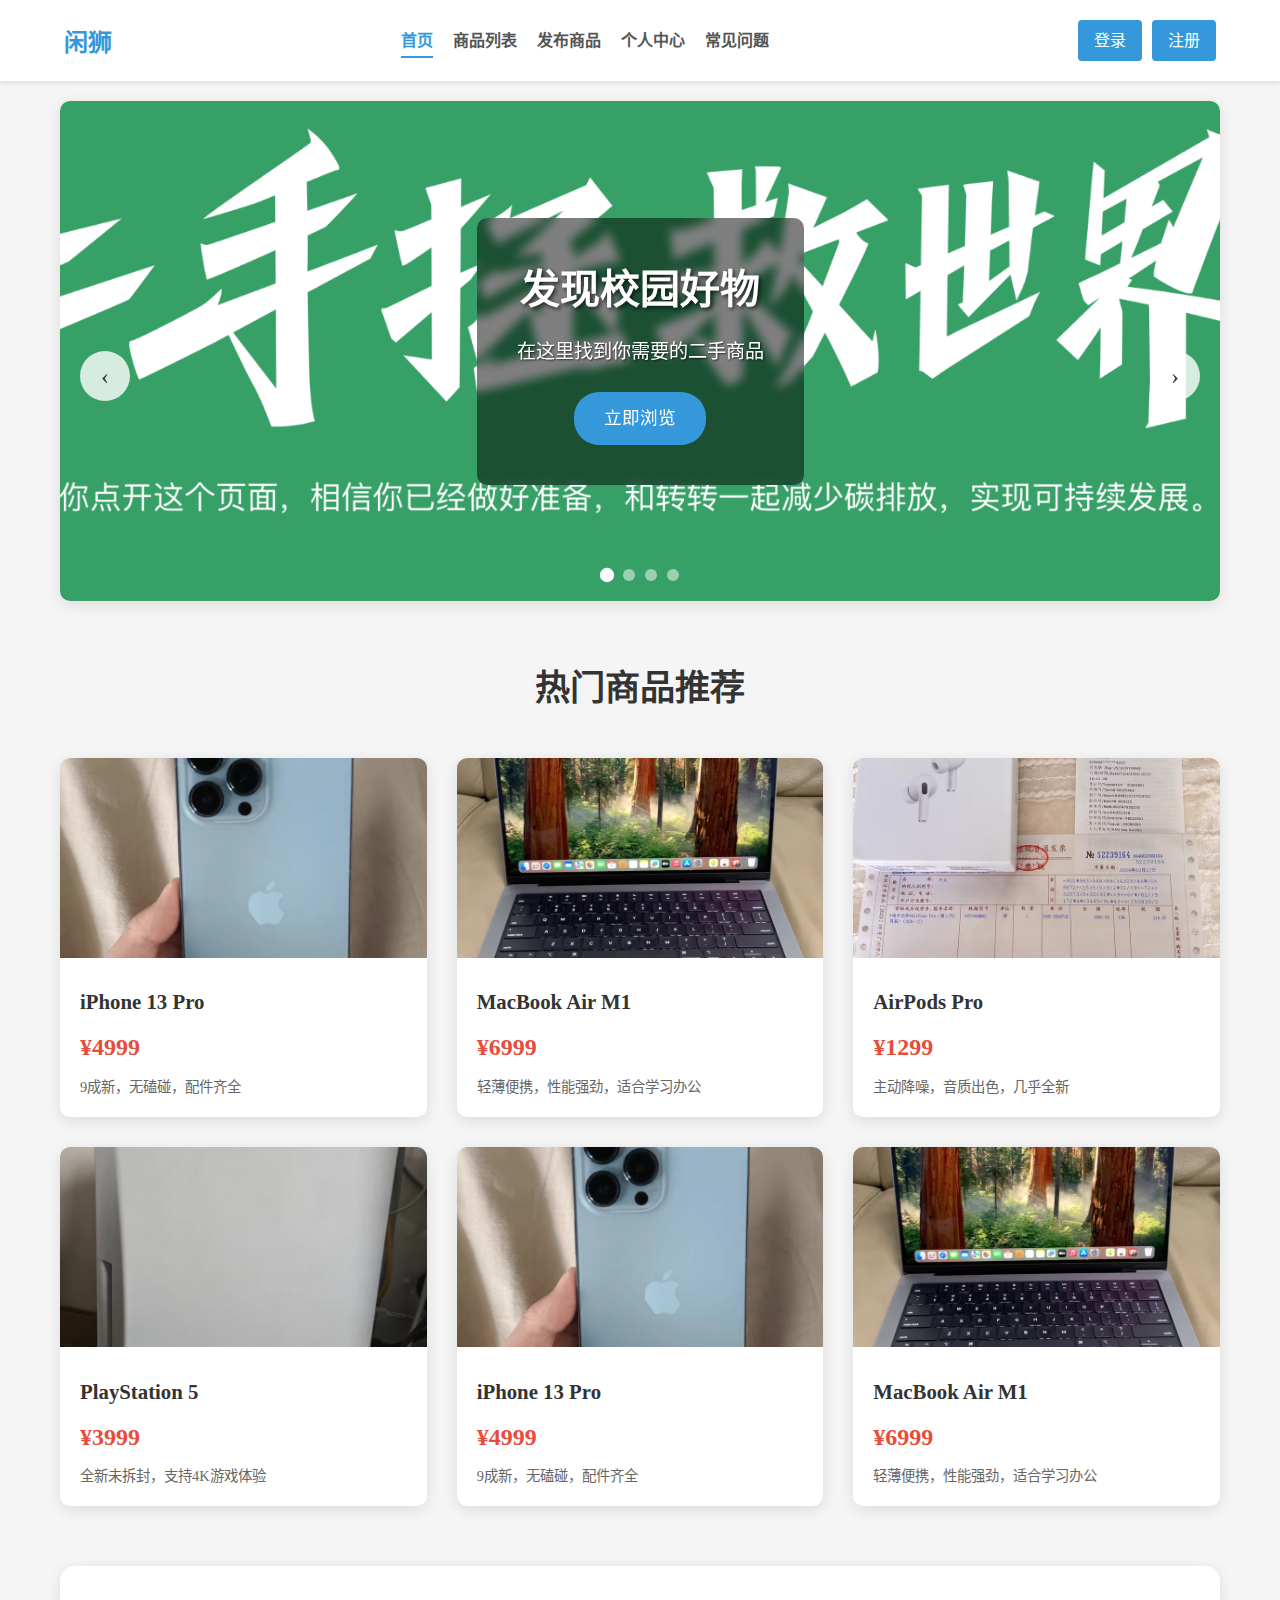
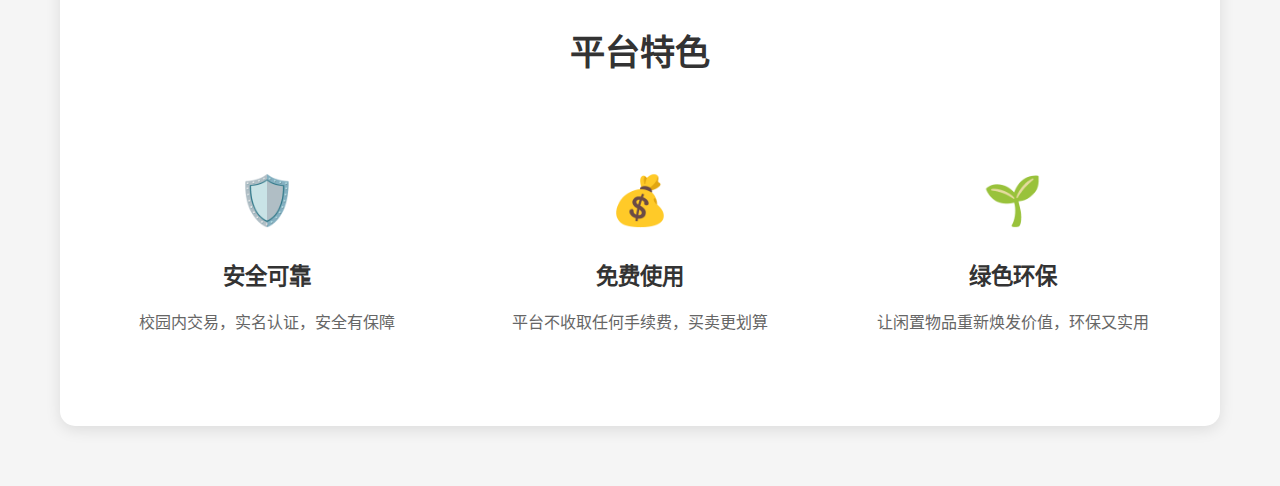
<file: web期末/index.html>
<!DOCTYPE html>
<html lang="zh-CN">
<head>
    <meta charset="UTF-8">
    <meta name="viewport" content="width=device-width, initial-scale=1.0">
    <title>校园二手交易平台</title>
    <link rel="icon" type="image/svg+xml" href="favicon.svg">
    <link rel="stylesheet" href="css/style.css">
    <link rel="stylesheet" href="css/carousel.css">
</head>
<body>
    <header>
        <div class="logo">
            <h1><a href="index.html">闲狮</a></h1>
        </div>
        <nav>
            <ul>
                <li><a href="index.html">首页</a></li>
                <li><a href="item.html">商品列表</a></li>
                <li><a href="publish.html">发布商品</a></li>
                <li><a href="personal.html">个人中心</a></li>
                <li><a href="question.html">常见问题</a></li>
            </ul>
        </nav>
        <div class="lar user-actions">
            <a href="login.html" class="btn">登录</a>
            <a href="register.html" class="btn">注册</a>
        </div> 
    </header>
    <main>
        <!-- 轮播图 -->
        <div class="carousel-container">
            <div class="carousel">
                <div class="carousel-slide active">
                    <img src="img/轮播图1 .png" alt="校园二手交易">
                    <div class="carousel-content">
                        <h2>发现校园好物</h2>
                        <p>在这里找到你需要的二手商品</p>
                        <a href="item.html" class="btn">立即浏览</a>
                    </div>
                </div>
                <div class="carousel-slide">
                    <img src="img/轮播图3.png" alt="发布商品">
                    <div class="carousel-content">
                        <h2>轻松发布闲置</h2>
                        <p>让你的闲置物品找到新主人</p>
                        <a href="publish.html" class="btn">发布商品</a>
                    </div>
                </div>
                <div class="carousel-slide">
                    <img src="img/轮播图2.png" alt="安全交易">
                    <div class="carousel-content">
                        <h2>安全可靠交易</h2>
                        <p>校园内面对面交易，安全有保障</p>
                        <a href="question.html" class="btn">了解更多</a>
                    </div>
                </div>
                <div class="carousel-slide">
                    <img src="img/轮播图4.png" alt="加入我们">
                    <div class="carousel-content">
                        <h2>加入闲狮社区</h2>
                        <p>与同学们一起分享闲置好物</p>
                        <a href="register.html" class="btn">立即注册</a>
                    </div>
                </div>
            </div>
            <div class="carousel-nav">
                <button class="carousel-prev">‹</button>
                <button class="carousel-next">›</button>
            </div>
            <div class="carousel-indicators">
                <span class="indicator active" data-slide="0"></span>
                <span class="indicator" data-slide="1"></span>
                <span class="indicator" data-slide="2"></span>
                <span class="indicator" data-slide="3"></span>
            </div>
        </div>

        <!-- 热门商品推荐 -->
        <section class="featured-products">
            <h2>热门商品推荐</h2>
            <div class="products-grid" id="featuredProducts">
            </div>
        </section>

        <!-- 平台特色 -->
        <section class="features">
            <h2>平台特色</h2>
            <div class="features-grid">
                <div class="feature-item">
                    <div class="feature-icon">🛡️</div>
                    <h3>安全可靠</h3>
                    <p>校园内交易，实名认证，安全有保障</p>
                </div>
                <div class="feature-item">
                    <div class="feature-icon">💰</div>
                    <h3>免费使用</h3>
                    <p>平台不收取任何手续费，买卖更划算</p>
                </div>
                <div class="feature-item">
                    <div class="feature-icon">🌱</div>
                    <h3>绿色环保</h3>
                    <p>让闲置物品重新焕发价值，环保又实用</p>
                </div>
            </div>
        </section>
    </main>
    <script src="js/nav.js"></script>
    <script src="js/script.js"></script>
    <script src="js/carousel.js"></script>
</body>
</html>
</file>
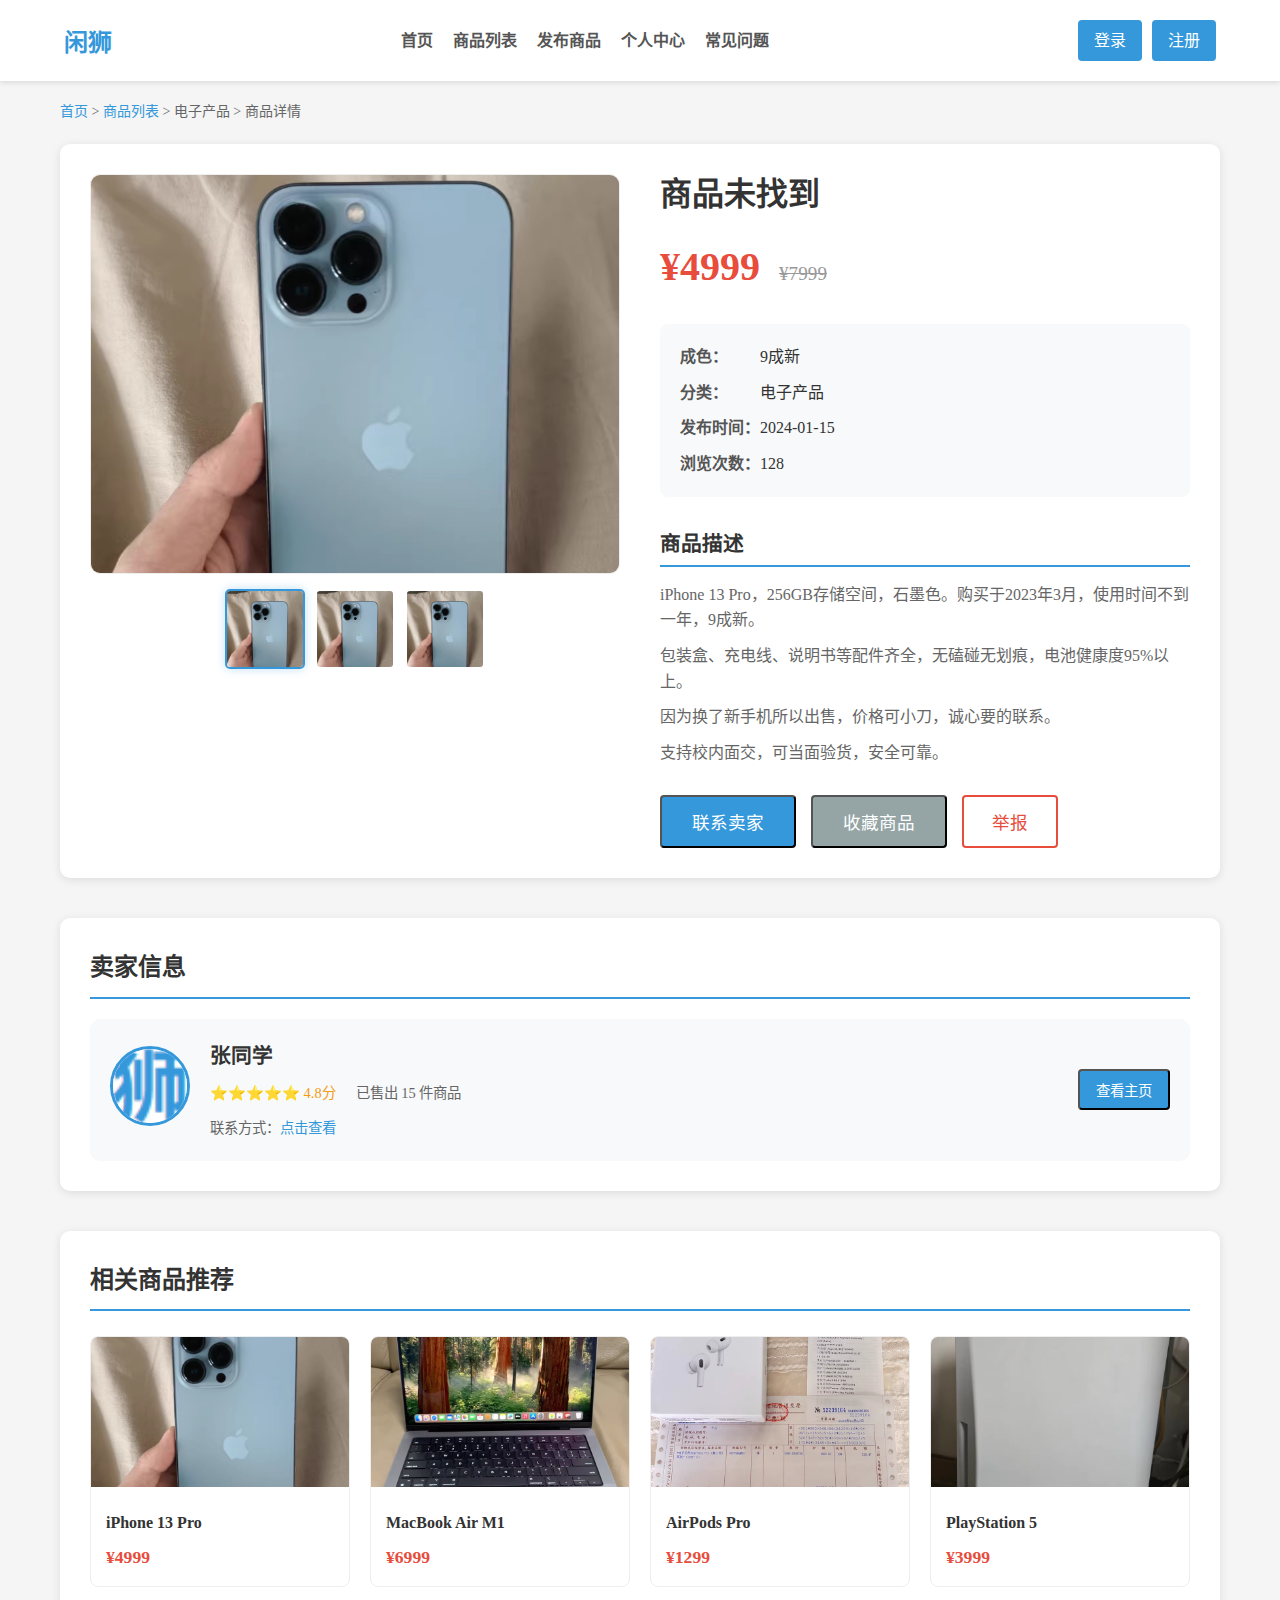
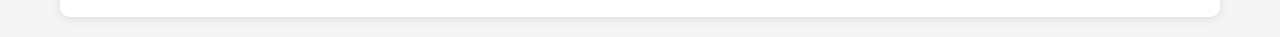
<file: web期末/detail.html>
<!DOCTYPE html>
<html lang="zh-CN">
<head>
    <meta charset="UTF-8">
    <meta name="viewport" content="width=device-width, initial-scale=1.0">
    <title>商品详情 - 校园二手交易平台</title>
    <link rel="icon" type="image/svg+xml" href="favicon.svg">
    <link rel="stylesheet" href="css/style.css">
    <link rel="stylesheet" href="css/detail.css">
</head>
<body>
    <header>
        <div class="logo">
            <h1><a href="index.html">闲狮</a></h1>
        </div>
        <nav>
            <ul>
                <li><a href="index.html">首页</a></li>
                <li><a href="item.html">商品列表</a></li>
                <li><a href="publish.html">发布商品</a></li>
                <li><a href="personal.html">个人中心</a></li>
                <li><a href="question.html">常见问题</a></li>
            </ul>
        </nav>
        <div class="lar user-actions">
            <a href="login.html" class="btn">登录</a>
            <a href="register.html" class="btn">注册</a>
        </div> 
    </header>
    
    <main>
        <div class="breadcrumb">
            <a href="index.html">首页</a> > 
            <a href="item.html">商品列表</a> > 
            <span id="productCategory">电子产品</span> > 
            <span id="productTitle">商品详情</span>
        </div>
        
        <div class="product-detail-container">
            <div class="product-images">
                <div class="main-image">
                    <img id="mainProductImage" src="img/iPhone13.jpg" alt="商品图片">
                </div>
                <div class="thumbnail-images">
                    <img src="img/iPhone13.jpg" alt="缩略图1" class="thumbnail active" onclick="changeMainImage(this)">
                    <img src="img/iPhone13.jpg" alt="缩略图2" class="thumbnail" onclick="changeMainImage(this)">
                    <img src="img/iPhone13.jpg" alt="缩略图3" class="thumbnail" onclick="changeMainImage(this)">
                </div>
            </div>
            
            <div class="product-info">
                <h1 id="detailProductTitle">iPhone 13 Pro</h1>
                <div class="price-section">
                    <span class="current-price" id="detailProductPrice">¥4999</span>
                    <span class="original-price">¥7999</span>
                </div>
                
                <div class="product-meta">
                    <div class="meta-item">
                        <span class="label">成色：</span>
                        <span class="value" id="productCondition">9成新</span>
                    </div>
                    <div class="meta-item">
                        <span class="label">分类：</span>
                        <span class="value" id="detailProductCategory">电子产品</span>
                    </div>
                    <div class="meta-item">
                        <span class="label">发布时间：</span>
                        <span class="value" id="publishTime">2024-01-15</span>
                    </div>
                    <div class="meta-item">
                        <span class="label">浏览次数：</span>
                        <span class="value" id="viewCount">128</span>
                    </div>
                </div>
                
                <div class="product-description">
                    <h3>商品描述</h3>
                    <div id="productDescription">
                        <p>iPhone 13 Pro，256GB存储空间，石墨色。购买于2023年3月，使用时间不到一年，9成新。</p>
                        <p>包装盒、充电线、说明书等配件齐全，无磕碰无划痕，电池健康度95%以上。</p>
                        <p>因为换了新手机所以出售，价格可小刀，诚心要的联系。</p>
                        <p>支持校内面交，可当面验货，安全可靠。</p>
                    </div>
                </div>
                
                <div class="action-buttons">
                    <button class="btn btn-primary" onclick="contactSeller()">联系卖家</button>
                    <button class="btn btn-secondary" onclick="addToFavorites()">收藏商品</button>
                    <button class="btn btn-outline" onclick="reportProduct()">举报</button>
                </div>
            </div>
        </div>
        
        <div class="seller-info">
            <h3>卖家信息</h3>
            <div class="seller-card">
                <div class="seller-avatar">
                    <img src="img/icon.png" alt="卖家头像" id="sellerAvatar">
                </div>
                <div class="seller-details">
                    <h4 id="sellerName">张同学</h4>
                    <div class="seller-meta">
                        <span class="rating">⭐⭐⭐⭐⭐ 4.8分</span>
                        <span class="sales-count">已售出 15 件商品</span>
                    </div>
                    <div class="seller-contact">
                        <span class="contact-info">联系方式：<span id="sellerContact">点击查看</span></span>
                    </div>
                </div>
                <div class="seller-actions">
                    <button class="btn btn-small" onclick="viewSellerProfile()">查看主页</button>
                </div>
            </div>
        </div>
        
        <div class="related-products">
            <h3>相关商品推荐</h3>
            <div class="related-grid" id="relatedProducts">
                <!-- 相关商品将通过JavaScript动态加载 -->
            </div>
        </div>
    </main>
    
    <footer>
    </footer>
    
    <!-- 联系卖家弹窗 -->
    <div id="contactModal" class="modal">
        <div class="modal-content">
            <span class="close" onclick="closeContactModal()">&times;</span>
            <h3>联系卖家</h3>
            <div class="contact-methods">
                <div class="contact-item">
                    <strong>手机号：</strong>
                    <span id="sellerPhone">138****5678</span>
                    <button class="btn btn-small" onclick="copyToClipboard('sellerPhone')">复制</button>
                </div>
                <div class="contact-item">
                    <strong>微信号：</strong>
                    <span id="sellerWechat">zhang_student</span>
                    <button class="btn btn-small" onclick="copyToClipboard('sellerWechat')">复制</button>
                </div>
                <div class="contact-item">
                    <strong>QQ号：</strong>
                    <span id="sellerQQ">123456789</span>
                    <button class="btn btn-small" onclick="copyToClipboard('sellerQQ')">复制</button>
                </div>
            </div>
            <div class="contact-tips">
                <h4>交易提醒：</h4>
                <ul>
                    <li>建议校内面对面交易，确保安全</li>
                    <li>交易前请仔细检查商品</li>
                    <li>保留聊天记录作为凭证</li>
                    <li>如遇问题请及时联系平台客服</li>
                </ul>
            </div>
        </div>
    </div>
    
    <script src="js/nav.js"></script>
    <script src="js/script.js"></script>
    <script src="js/detail.js"></script>
</body>
</html>
</file>
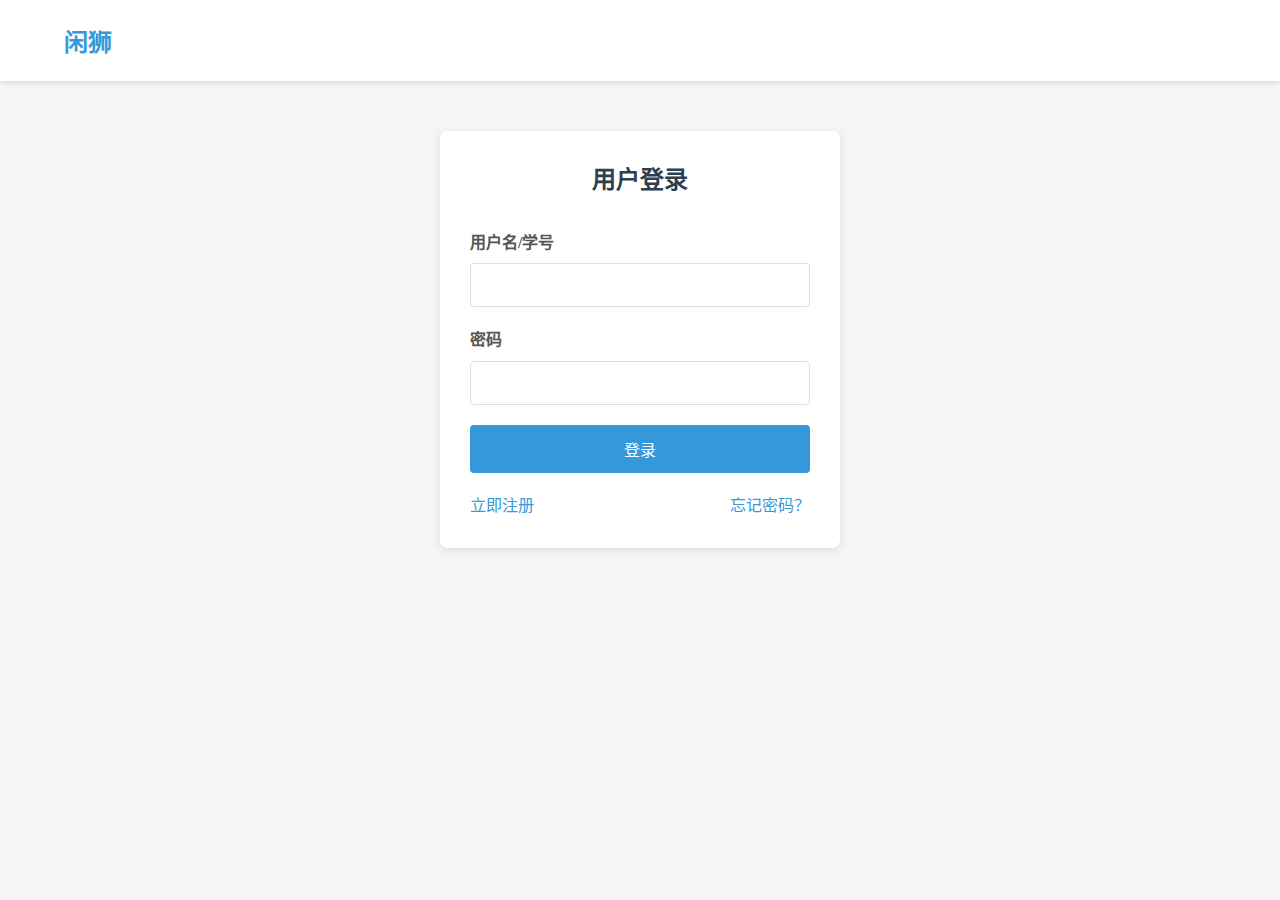
<file: web期末/login.html>
<!DOCTYPE html>
<html lang="zh-CN">
<head>
    <meta charset="UTF-8">
    <meta name="viewport" content="width=device-width, initial-scale=1.0">
    <title>登录</title>
    <link rel="icon" type="image/svg+xml" href="favicon.svg">
    <link rel="stylesheet" href="css/style.css">
    <link rel="stylesheet" href="css/lar.css">
    
</head>
<body>
    <header>
        <div class="logo">
            <h1><a href="index.html">闲狮</a></h1>
        </div>
    </header>
    <main>
        <div class="login-container">
            <div class="login-header">
                <h2>用户登录</h2>
            </div>
            
            <form class="login-form">
                <div class="form-group">
                    <label for="username">用户名/学号</label>
                    <input type="text" id="username" name="username" required>
                </div>
                
                <div class="form-group">
                    <label for="password">密码</label>
                    <input type="password" id="password" name="password" required>
                </div>
                
                <div class="form-group">
                    <button type="submit">登录</button>
                </div>
            </form>
            
            <div class="login-footer">
                <p><a href="register.html">立即注册</a></p>
                <p><a href="#">忘记密码？</a></p>
            </div>
        </div>
    </main>
    <footer>
    </footer>
    <script src="js/nav.js"></script>
    <script src="js/script.js"></script>
</body>
</html>
</file>
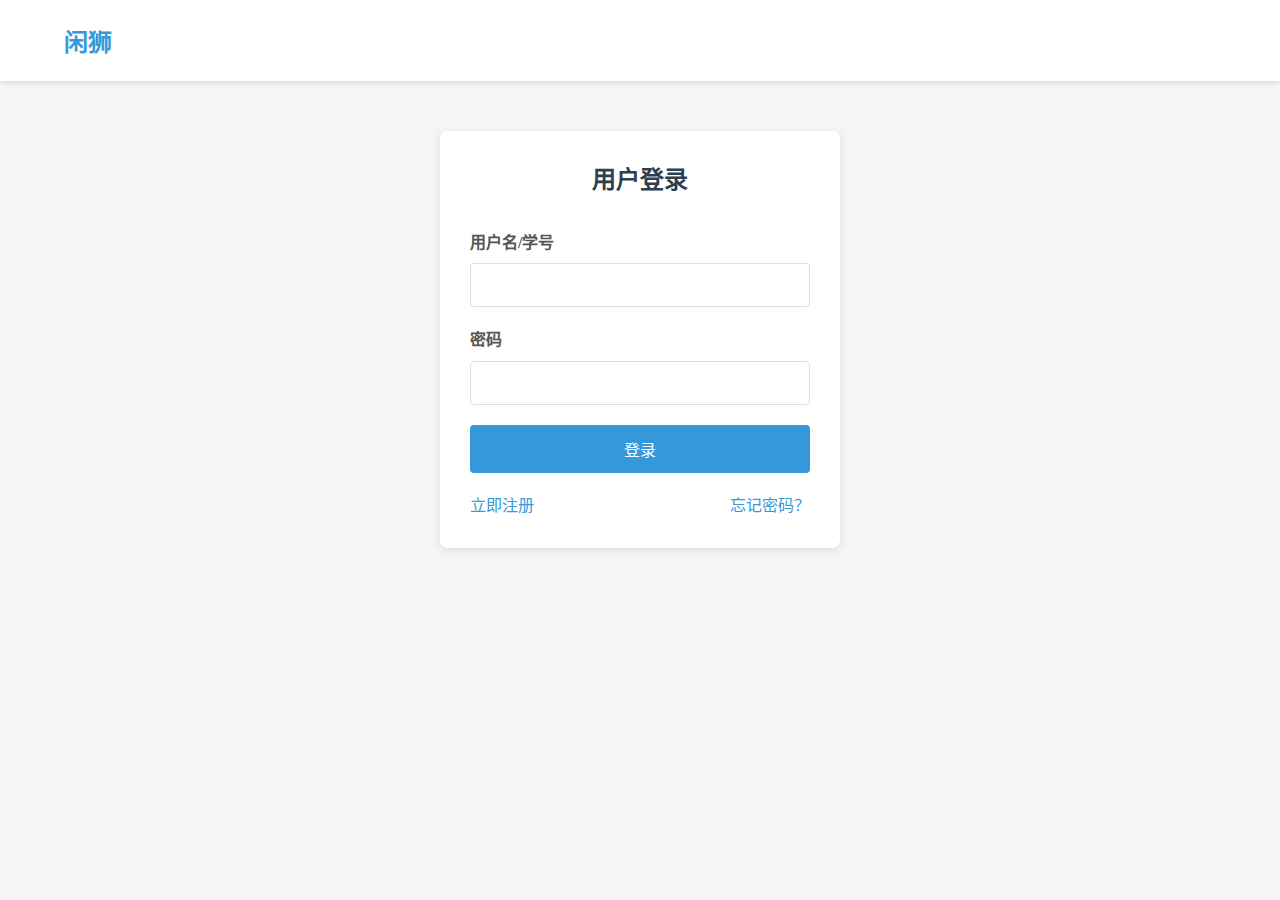
<file: web期末/personal.html>
<!DOCTYPE html>
<html lang="zh-CN">
<head>
    <meta charset="UTF-8">
    <meta name="viewport" content="width=device-width, initial-scale=1.0">
    <title>个人中心 - 校园二手交易平台</title>
    <link rel="icon" type="image/svg+xml" href="favicon.svg">
    <link rel="stylesheet" href="css/style.css">
    <link rel="stylesheet" href="css/personal.css">
</head>
<body>
    <header>
        <div class="logo">
            <h1><a href="index.html">闲狮</a></h1>
        </div>
        <nav>
            <ul>
                <li><a href="index.html">首页</a></li>
                <li><a href="item.html">商品列表</a></li>
                <li><a href="publish.html">发布商品</a></li>
                <li><a href="personal.html">个人中心</a></li>
                <li><a href="question.html">常见问题</a></li>
            </ul>
        </nav>
        <div class="lar user-actions">
            <a href="login.html" class="btn">登录</a>
            <a href="register.html" class="btn">注册</a>
        </div> 
    </header>
    <main>
        <div class="personal-container">
            <div class="sidebar">
                <div class="user-info">
                    <div class="avatar">
                        <img src="img/icon.png" alt="用户头像" id="userAvatar">
                    </div>
                    <div class="user-details">
                        <h3 id="userName">用户名</h3>
                        <p id="userEmail">user@example.com</p>
                    </div>
                </div>
                <nav class="sidebar-nav">
                    <ul>
                        <li><a href="#" class="nav-item active" data-section="profile">个人资料</a></li>
                        <li><a href="#" class="nav-item" data-section="my-products">我的商品</a></li>
                        <li><a href="#" class="nav-item" data-section="favorites">我的收藏</a></li>
                        <li><a href="#" class="nav-item" data-section="messages">消息中心</a></li>
                        <li><a href="#" class="nav-item" data-section="settings">账户设置</a></li>
                    </ul>
                </nav>
            </div>
            
            <div class="content">
                <!-- 个人资料 -->
                <div class="section active" id="profile">
                    <h2>个人资料</h2>
                    <form class="profile-form">
                        <div class="form-group">
                            <label for="profile-username">用户名</label>
                            <input type="text" id="profile-username" name="username" readonly>
                        </div>
                        <div class="form-group">
                            <label for="profile-email">邮箱</label>
                            <input type="email" id="profile-email" name="email">
                        </div>
                        <div class="form-group">
                            <label for="profile-phone">手机号</label>
                            <input type="tel" id="profile-phone" name="phone">
                        </div>
                        <div class="form-group">
                            <label for="profile-studentId">学号</label>
                            <input type="text" id="profile-studentId" name="studentId" readonly>
                        </div>
                        <div class="form-group">
                            <button type="submit" class="btn">保存修改</button>
                        </div>
                    </form>
                </div>
                
                <!-- 我的商品 -->
                <div class="section" id="my-products">
                    <h2>我的商品</h2>
                    <div class="products-tabs">
                        <button class="tab-btn active" data-status="all">全部</button>
                        <button class="tab-btn" data-status="selling">在售</button>
                        <button class="tab-btn" data-status="sold">已售</button>
                    </div>
                    <div class="products-list" id="userProductsList">
                        <!-- 商品列表将通过JavaScript动态生成 -->
                    </div>
                </div>
                
                <!-- 我的收藏 -->
                <div class="section" id="favorites">
                    <h2>我的收藏</h2>
                    <div class="favorites-list" id="favoritesList">
                    </div>
                </div>
                
                <!-- 消息中心 -->
                <div class="section" id="messages">
                    <h2>消息中心</h2>
                    <div class="messages-list">
                        <div class="message-item">
                            <div class="message-header">
                                <span class="sender">系统消息</span>
                                <span class="time">2024-01-15 10:30</span>
                            </div>
                            <div class="message-content">
                                欢迎使用闲狮校园二手交易平台！请遵守平台规则，诚信交易。
                            </div>
                        </div>
                    </div>
                </div>
                
                <!-- 账户设置 -->
                <div class="section" id="settings">
                    <h2>账户设置</h2>
                    <div class="settings-section">
                        <h3>修改密码</h3>
                        <form class="password-form">
                            <div class="form-group">
                                <label for="current-password">当前密码</label>
                                <input type="password" id="current-password" name="currentPassword" required>
                            </div>
                            <div class="form-group">
                                <label for="new-password">新密码</label>
                                <input type="password" id="new-password" name="newPassword" required>
                            </div>
                            <div class="form-group">
                                <label for="confirm-new-password">确认新密码</label>
                                <input type="password" id="confirm-new-password" name="confirmNewPassword" required>
                            </div>
                            <div class="form-group">
                                <button type="submit" class="btn">修改密码</button>
                            </div>
                        </form>
                    </div>
                    
                    <div class="settings-section">
                        <h3>隐私设置</h3>
                        <div class="setting-item">
                            <label>
                                <input type="checkbox" id="showPhone" checked>
                                <span>显示手机号码</span>
                            </label>
                        </div>
                        <div class="setting-item">
                            <label>
                                <input type="checkbox" id="allowMessages" checked>
                                <span>允许接收消息</span>
                            </label>
                        </div>
                    </div>
                </div>
            </div>
        </div>
    </main>
    <footer>
    
    </footer>
    <script src="js/nav.js"></script>
    <script src="js/script.js"></script>
    <script src="js/personal.js"></script>
</body>
</html>
</file>
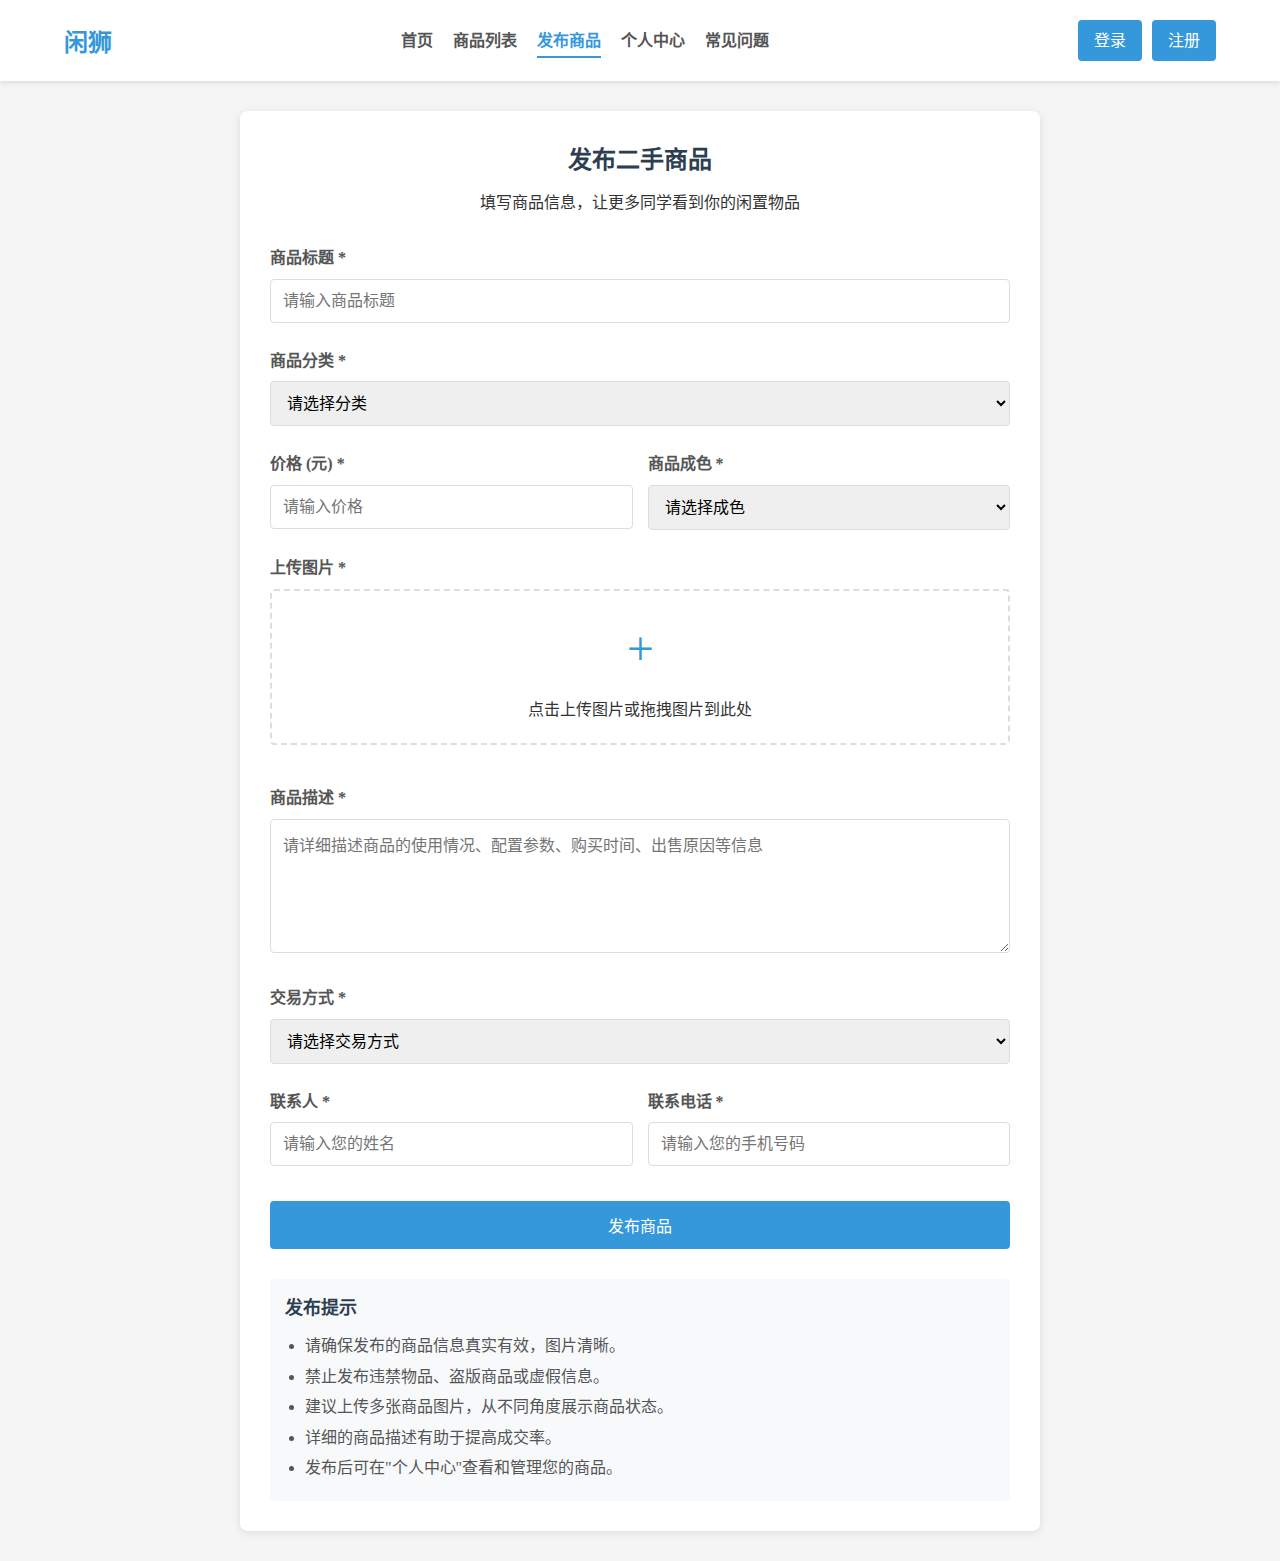
<file: web期末/publish.html>
<!DOCTYPE html>
<html lang="zh-CN">
<head>
    <meta charset="UTF-8">
    <meta name="viewport" content="width=device-width, initial-scale=1.0">
    <title>发布商品 - 校园二手交易平台</title>
    <link rel="icon" type="image/svg+xml" href="favicon.svg">
    <link rel="stylesheet" href="css/style.css">
    <link rel="stylesheet" href="css/publish.css">

</head>
<body>
    <header>
        <div class="logo">
            <h1><a href="index.html">闲狮</a></h1>
        </div>
    <nav>
        <ul>
            <li><a href="index.html">首页</a></li>
            <li><a href="item.html" >商品列表</a></li>
            <li><a href="publish.html">发布商品</a></li>
            <li><a href="personal.html">个人中心</a></li>
            <li><a href="question.html">常见问题</a></li>
        </ul>
    </nav>
    <div class="lar user-actions">
        <a href="login.html" class="btn">登录</a>
        <a href="register.html" class="btn">注册</a>
    </div> 
    </header>
    <main>
        <div class="publish-container">
            <div class="publish-header">
                <h2>发布二手商品</h2>
                <p>填写商品信息，让更多同学看到你的闲置物品</p>
            </div>
            
            <form class="publish-form">
                <div class="form-group">
                    <label for="title">商品标题 <span class="required">*</span></label>
                    <input type="text" id="title" name="title" placeholder="请输入商品标题" required>
                </div>
                
                <div class="form-row">
                    <div class="form-group">
                        <label for="category">商品分类 <span class="required">*</span></label>
                        <select id="category" name="category" required>
                            <option value="">请选择分类</option>
                            <option value="electronics">电子产品</option>
                            <option value="books">教材书籍</option>
                            <option value="furniture">宿舍家具</option>
                            <option value="clothing">服装鞋帽</option>
                            <option value="sports">运动健身</option>
                            <option value="others">其他物品</option>
                        </select>
                    </div>   
                </div>
                
                <div class="form-row">
                    <div class="form-group">
                        <label for="price">价格 (元) <span class="required">*</span></label>
                        <input type="number" id="price" name="price" min="0" step="0.01" placeholder="请输入价格" required>
                    </div>
                    
                    <div class="form-group">
                        <label for="condition">商品成色 <span class="required">*</span></label>
                        <select id="condition" name="condition" required>
                            <option value="">请选择成色</option>
                            <option value="new">全新仅拆封</option>
                            <option value="like-new">9成新</option>
                            <option value="good">8成新</option>
                            <option value="fair">7成新</option>
                            <option value="poor">6成新及以下</option>
                        </select>
                    </div>
                </div>
                
                <div class="form-group">
                    <label for="product-images">上传图片 <span class="required">*</span></label>
                    <div class="image-upload-container" id="image-upload">
                        <i>+</i>
                        <p>点击上传图片或拖拽图片到此处</p>
                        <input type="file" id="product-images" name="product-images" multiple accept="image/*" style="display: none;">
                    </div>
                    <div class="image-preview" id="image-preview">
                    </div>
                </div>
                
                <div class="form-group">
                    <label for="description">商品描述 <span class="required">*</span></label>
                    <textarea  id="description" name="description" rows="6" placeholder="请详细描述商品的使用情况、配置参数、购买时间、出售原因等信息" required></textarea>
                </div>
                <div class="form-group">
                    <label for="trade-method">交易方式 <span class="required">*</span></label>
                    <select id="trade-method" name="trade-method" required>
                        <option value="">请选择交易方式</option>
                        <option value="face">校内面交</option>
                        <option value="delivery">快递邮寄</option>
                        <option value="both">均可</option>
                    </select>
                </div>
                <div class="form-row">
                    <div class="form-group">
                        <label for="contact-name">联系人 <span class="required">*</span></label>
                        <input type="text" id="contact-name" name="contact-name" placeholder="请输入您的姓名" required>
                    </div>
                    
                    <div class="form-group">
                        <label for="contact-phone">联系电话 <span class="required">*</span></label>
                        <input type="tel" id="contact-phone" name="contact-phone" placeholder="请输入您的手机号码" required>
                    </div>
                </div>
                
                
                <div class="form-group">
                    <button type="submit">发布商品</button>
                </div>
            </form>
            
            <div class="publish-tips">
                <h3>发布提示</h3>
                <ul>
                    <li>请确保发布的商品信息真实有效，图片清晰。</li>
                    <li>禁止发布违禁物品、盗版商品或虚假信息。</li>
                    <li>建议上传多张商品图片，从不同角度展示商品状态。</li>
                    <li>详细的商品描述有助于提高成交率。</li>
                    <li>发布后可在"个人中心"查看和管理您的商品。</li>
                </ul>
            </div>
        </div>
    </main>
    <footer>
    </footer>
    <script src="js/nav.js"></script>
    <script src="js/script.js"></script>
    <script src="js/publish.js"></script>
</body>
</html>
</file>
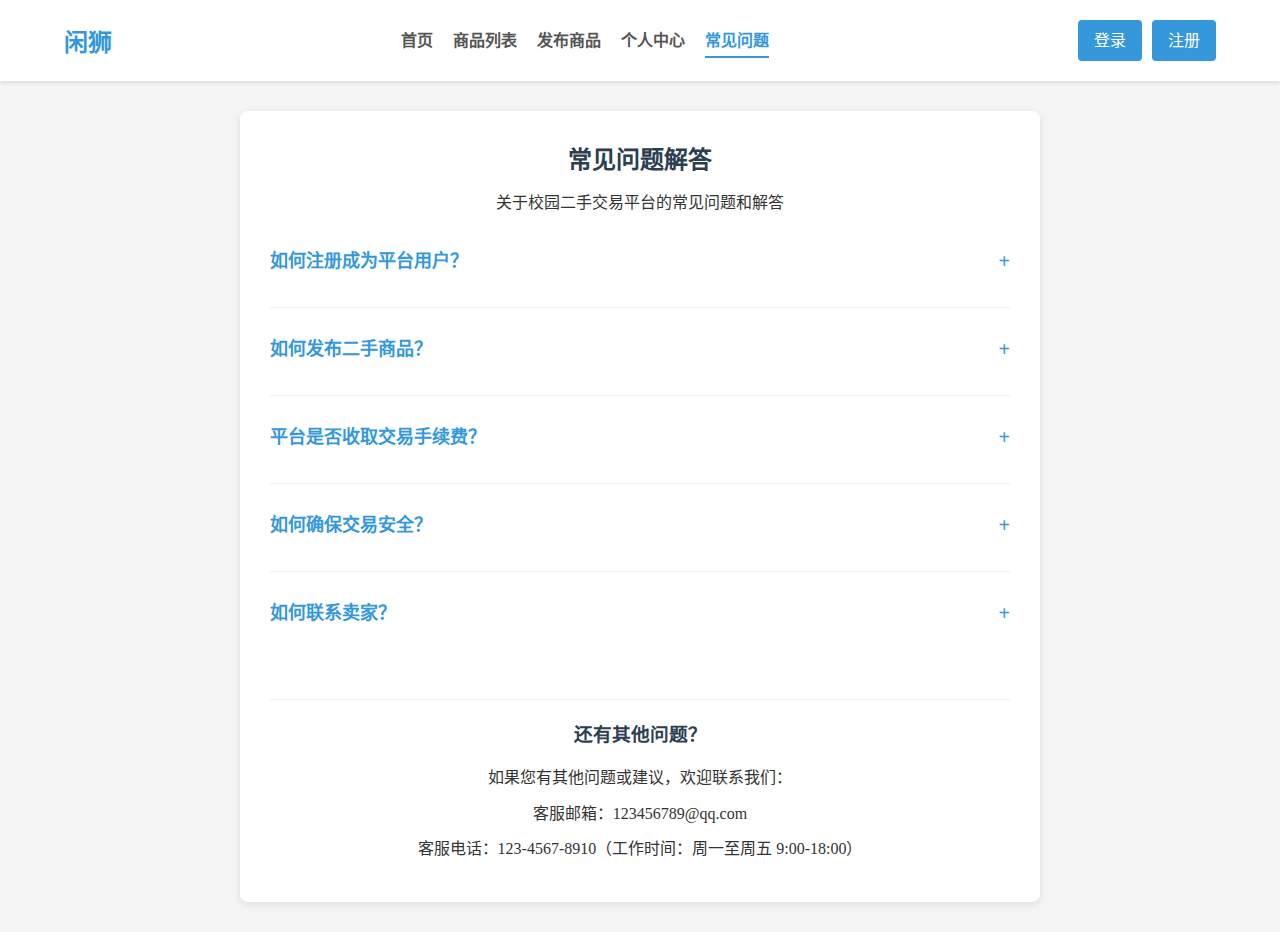
<file: web期末/question.html>
<!DOCTYPE html>
<html lang="zh-CN">
<head>
    <meta charset="UTF-8">
    <meta name="viewport" content="width=device-width, initial-scale=1.0">
    <title>常见问题 - 校园二手交易平台</title>
    <link rel="icon" type="image/svg+xml" href="favicon.svg">
    <link rel="stylesheet" href="css/style.css">
    <link rel="stylesheet" href="css/faq.css">

</head>
<body>
    <header>
        <div class="logo">
            <h1><a href="index.html">闲狮</a></h1>
        </div>
    <nav>
        <ul>
            <li><a href="index.html" >首页</a></li>
            <li><a href="item.html">商品列表</a></li>
            <li><a href="publish.html">发布商品</a></li>
            <li><a href="personal.html">个人中心</a></li>
            <li><a href="question.html">常见问题</a></li>
        </ul>
    </nav>
    <div class="lar user-actions">
        <a href="login.html" class="btn">登录</a>
        <a href="register.html" class="btn">注册</a>
    </div> 
    </header>
    <main>
        <div class="faq-container">
            <div class="faq-header">
                <h2>常见问题解答</h2>
                <p>关于校园二手交易平台的常见问题和解答</p>
            </div>
            
            <div class="faq-content">
                <div class="faq-item">
                    <div class="faq-question">如何注册成为平台用户？</div>
                    <div class="faq-answer">
                        <p>注册成为平台用户非常简单，只需点击网站右上角的"注册"按钮，填写相关信息，包括用户名、密码、邮箱和手机号码等，然后点击提交即可完成注册。注册成功后，您将可以发布商品。</p>
                    </div>
                </div>
                
                <div class="faq-item">
                    <div class="faq-question">如何发布二手商品？</div>
                    <div class="faq-answer">
                        <p>登录账号后，点击导航栏中的"发布商品"，填写商品名称、价格、分类、描述等信息，上传商品图片，然后点击"发布"按钮即可。请确保您提供的商品信息真实准确，并上传清晰的商品图片，这样可以提高成交率。</p>
                    </div>
                </div>
                
                <div class="faq-item">
                    <div class="faq-question">平台是否收取交易手续费？</div>
                    <div class="faq-answer">
                        <p>目前，我们的平台不收取任何交易手续费。我们的目标是为校园内的学生提供一个免费、便捷的二手交易平台，促进资源循环利用。买卖双方可以自行协商价格和交易方式，平台不参与其中。</p>
                    </div>
                </div>
                
                <div class="faq-item">
                    <div class="faq-question">如何确保交易安全？</div>
                    <div class="faq-answer">
                        <p>为确保交易安全，我们建议：</p>
                        <ul>
                            <li>尽量选择校内面对面交易，避免网上转账</li>
                            <li>交易前仔细检查商品，确认无误后再付款</li>
                            <li>保留交易凭证和聊天记录</li>
                            <li>如遇到可疑情况，请立即联系平台客服</li>
                        </ul>
                        <p>我们会定期审核用户发布的商品信息，但平台无法对每笔交易进行监管，请用户提高警惕，保护自身权益。</p>
                    </div>
                </div>
                
                
                <div class="faq-item">
                    <div class="faq-question">如何联系卖家？</div>
                    <div class="faq-answer">
                        <p>在商品详情页面，您可以看到卖家的联系方式。</p>
                    </div>
                </div>
            </div>
            
            <div class="contact-section">
                <h3>还有其他问题？</h3>
                <p>如果您有其他问题或建议，欢迎联系我们：</p>
                <p>客服邮箱：123456789@qq.com</p>
                <p>客服电话：123-4567-8910（工作时间：周一至周五 9:00-18:00）</p>
            </div>
        </div>
    </main>
    <footer>

    </footer>
        <script src="js/faq.js"></script>
    <script src="js/nav.js"></script>
    <script src="js/script.js"></script>
</body>
</html>
</file>
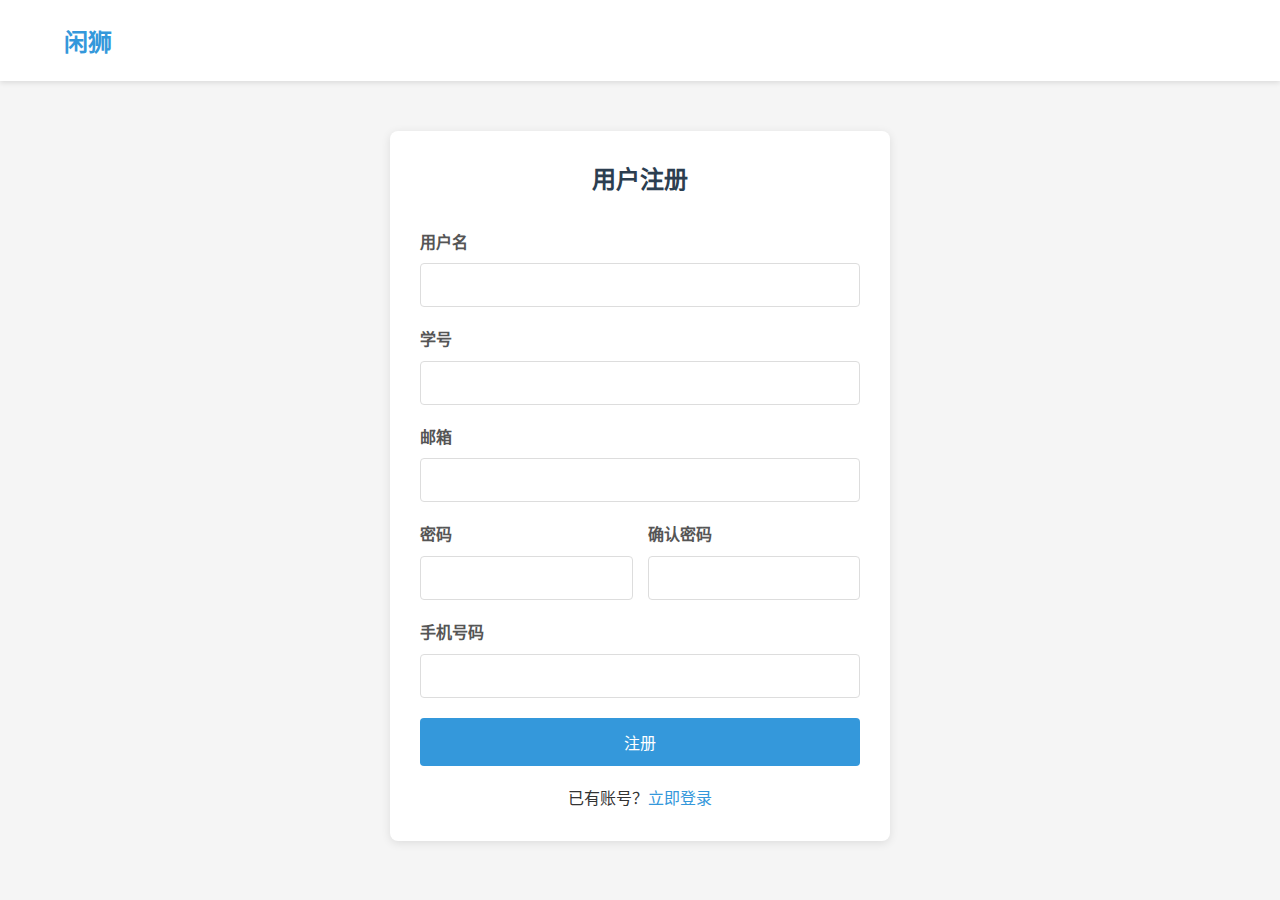
<file: web期末/register.html>
<!DOCTYPE html>
<html lang="zh-CN">
<head>
    <meta charset="UTF-8">
    <meta name="viewport" content="width=device-width, initial-scale=1.0">
    <title>注册</title>
    <link rel="icon" type="image/svg+xml" href="favicon.svg">
    <link rel="stylesheet" href="css/style.css">
    <link rel="stylesheet" href="css/lar.css">
    
</head>
<body>
    <header>
        <div class="logo">
            <h1><a href="index.html">闲狮</a></h1>
        </div>
    </header>
    <main>
        <div class="register-container">
            <div class="register-header">
                <h2>用户注册</h2>
            </div>
            
            <form class="register-form">
                <div class="form-row">
                    <div class="form-group">
                        <label for="username">用户名</label>
                        <input type="text" id="username" name="username" required>
                    </div>
                </div>
                
                <div class="form-group">
                    <label for="student-id">学号</label>
                    <input type="text" id="student-id" name="student-id" required>
                </div>
                
                <div class="form-group">
                    <label for="email">邮箱</label>
                    <input type="email" id="email" name="email" required>
                </div>
                
                <div class="form-row">
                    <div class="form-group">
                        <label for="password">密码</label>
                        <input type="password" id="password" name="password" required>
                    </div>
                    
                    <div class="form-group">
                        <label for="confirm-password">确认密码</label>
                        <input type="password" id="confirm-password" name="confirm-password" required>
                    </div>
                </div>
                
                <div class="form-group">
                    <label for="phone">手机号码</label>
                    <input type="tel" id="phone" name="phone" required>
                </div>
                
                <div class="form-group">
                    <button type="submit">注册</button>
                </div>
            </form>
            
            <div class="register-footer">
                <p>已有账号？<a href="login.html">立即登录</a></p>
            </div>
        </div>
    </main>
    <footer>
    </footer>
    <script src="js/nav.js"></script>
    <script src="js/script.js"></script>
</body>
</html>
</file>
<file: web期末/css/style.css>
/* 全局 */
*{
    padding: 0px;
    margin: 0px;
    box-sizing: border-box;
    font-family: "微软雅黑";
}
a{
    text-decoration: none;
}
ul {
    list-style: none;
}
body {
    background-color: #f5f5f5;
    color: #333;
    line-height: 1.6;
}
img {
    max-width: 100%;
    height: auto;
}
/*按钮*/
.btn {
    display: inline-block;
    background-color: #3498db;
    color: white;
    padding: 8px 16px;
    border-radius: 4px;
    transition: background-color 0.3s;
}
.btn:hover {
    background-color: #2980b9;
}
/* header */
header {
    background-color: white;
    box-shadow: 0 2px 5px rgba(0,0,0,0.1);
    padding: 15px 5%;
    display: flex;
    flex-wrap: wrap;
    justify-content: space-between;
    align-items: center;
}

.logo h1 a {
    color: #3498db;
    font-size: 24px;
}
nav ul {
    display: flex;
    flex-wrap: wrap;
}

nav ul li {
    margin-right: 20px;
}

nav ul li a {
    color: #555;
    font-weight: bold;
    padding: 5px 0;
    position: relative;
    transition: transform 0.3s ease;
    display: inline-block;
}

nav ul li a:hover{
    transform: translateY(-5px);
}
nav ul li a.active{
    color:#3498db;
}
nav ul li a.active:after{
    content: '';
    position: absolute;
    left: 0;
    bottom: 0;
    width: 100%;
    height: 2px;
    background-color: #3498db;
}
.lar {
    display: flex;
    gap: 10px;
}
/* main */
main{
    max-width: 1200px;
    margin: 20px auto;
    padding: 0 20px;
}
/* footer */
</file>
<file: web期末/css/carousel.css>
/* 轮播图样式 */
.carousel-container {
    position: relative;
    width: 100%;
    height: 500px;
    margin-bottom: 40px;
    overflow: hidden;
    border-radius: 10px;
    box-shadow: 0 4px 15px rgba(0,0,0,0.1);
}

.carousel {
    position: relative;
    width: 100%;
    height: 100%;
}

.carousel-slide {
    position: absolute;
    top: 0;
    left: 0;
    width: 100%;
    height: 100%;
    opacity: 0;
    transition: opacity 0.5s ease-in-out;
    display: flex;
    align-items: center;
    justify-content: center;
}

.carousel-slide.active {
    opacity: 1;
}

.carousel-slide img {
    width: 100%;
    height: 100%;
    object-fit: cover;
    position: absolute;
    top: 0;
    left: 0;
    z-index: 1;
}

.carousel-content {
    position: relative;
    z-index: 2;
    text-align: center;
    color: white;
    background: rgba(0,0,0,0.5);
    padding: 40px;
    border-radius: 10px;
    backdrop-filter: blur(5px);
}

.carousel-content h2 {
    font-size: 2.5em;
    margin-bottom: 15px;
    text-shadow: 2px 2px 4px rgba(0,0,0,0.7);
}

.carousel-content p {
    font-size: 1.2em;
    margin-bottom: 25px;
    text-shadow: 1px 1px 2px rgba(0,0,0,0.7);
}

.carousel-content .btn {
    background-color: #3498db;
    color: white;
    padding: 12px 30px;
    font-size: 1.1em;
    border-radius: 25px;
    transition: all 0.3s ease;
    text-shadow: none;
}

.carousel-content .btn:hover {
    background-color: #2980b9;
    transform: translateY(-2px);
    box-shadow: 0 4px 10px rgba(0,0,0,0.3);
}

/* 导航按钮 */
.carousel-nav {
    position: absolute;
    top: 50%;
    transform: translateY(-50%);
    z-index: 3;
    width: 100%;
}

.carousel-prev {
    left: 20px;
}

.carousel-next {
    right: 20px;
}

.carousel-prev,
.carousel-next {
    position: absolute;
    background: rgba(255,255,255,0.8);
    border: none;
    width: 50px;
    height: 50px;
    border-radius: 50%;
    font-size: 24px;
    color: #333;
    cursor: pointer;
    transition: all 0.3s ease;
    display: flex;
    align-items: center;
    justify-content: center;
}

.carousel-prev:hover,
.carousel-next:hover {
    background: rgba(255,255,255,1);
    transform: translateY(-50%) scale(1.1);
}

/* 指示器 */
.carousel-indicators {
    position: absolute;
    bottom: 20px;
    left: 50%;
    transform: translateX(-50%);
    display: flex;
    gap: 10px;
    z-index: 3;
}

.indicator {
    width: 12px;
    height: 12px;
    border-radius: 50%;
    background: rgba(255,255,255,0.5);
    cursor: pointer;
    transition: all 0.3s ease;
}

.indicator.active {
    background: white;
    transform: scale(1.2);
}

.indicator:hover {
    background: rgba(255,255,255,0.8);
}

/* 热门商品推荐 */
.featured-products {
    margin: 60px 0;
}

.featured-products h2 {
    text-align: center;
    font-size: 2.2em;
    margin-bottom: 40px;
    color: #333;
}

.products-grid {
    display: grid;
    grid-template-columns: repeat(auto-fit, minmax(280px, 1fr));
    gap: 30px;
    margin-top: 30px;
}

.product-card {
    background: white;
    border-radius: 10px;
    overflow: hidden;
    box-shadow: 0 4px 15px rgba(0,0,0,0.1);
    transition: all 0.3s ease;
    cursor: pointer;
}

.product-card:hover {
    transform: translateY(-5px);
    box-shadow: 0 8px 25px rgba(0,0,0,0.15);
}

.product-card img {
    width: 100%;
    height: 200px;
    object-fit: cover;
}

.product-info {
    padding: 20px;
}

.product-info h3 {
    font-size: 1.3em;
    margin-bottom: 10px;
    color: #333;
}

.product-info .price {
    font-size: 1.5em;
    color: #e74c3c;
    font-weight: bold;
    margin-bottom: 10px;
}

.product-info .description {
    color: #666;
    font-size: 0.9em;
    line-height: 1.4;
}

/* 平台特色 */
.features {
    background: white;
    padding: 60px 40px;
    border-radius: 15px;
    margin: 60px 0;
    box-shadow: 0 4px 15px rgba(0,0,0,0.1);
}

.features h2 {
    text-align: center;
    font-size: 2.2em;
    margin-bottom: 50px;
    color: #333;
}

.features-grid {
    display: grid;
    grid-template-columns: repeat(auto-fit, minmax(250px, 1fr));
    gap: 40px;
}

.feature-item {
    text-align: center;
    padding: 30px 20px;
    border-radius: 10px;
    transition: all 0.3s ease;
}

.feature-item:hover {
    background: #f8f9fa;
    transform: translateY(-5px);
}

.feature-icon {
    font-size: 3em;
    margin-bottom: 20px;
}

.feature-item h3 {
    font-size: 1.4em;
    margin-bottom: 15px;
    color: #333;
}

.feature-item p {
    color: #666;
    line-height: 1.6;
}

/* 响应式设计 */
@media (max-width: 768px) {
    .carousel-container {
        height: 350px;
    }
    
    .carousel-content {
        padding: 20px;
    }
    
    .carousel-content h2 {
        font-size: 1.8em;
    }
    
    .carousel-content p {
        font-size: 1em;
    }
    
    .carousel-prev,
    .carousel-next {
        width: 40px;
        height: 40px;
        font-size: 18px;
    }
    
    .carousel-prev {
        left: 10px;
    }
    
    .carousel-next {
        right: 10px;
    }
    
    .features {
        padding: 40px 20px;
    }
    
    .features-grid {
        grid-template-columns: 1fr;
        gap: 30px;
    }
}
</file>
<file: web期末/css/detail.css>
/* 商品详情页样式 */
.breadcrumb {
    margin-bottom: 20px;
    font-size: 14px;
    color: #666;
}

.breadcrumb a {
    color: #3498db;
    text-decoration: none;
}

.breadcrumb a:hover {
    text-decoration: underline;
}

.product-detail-container {
    display: grid;
    grid-template-columns: 1fr 1fr;
    gap: 40px;
    margin-bottom: 40px;
    background: white;
    padding: 30px;
    border-radius: 10px;
    box-shadow: 0 2px 10px rgba(0,0,0,0.1);
}

/* 商品图片区域 */
.product-images {
    display: flex;
    flex-direction: column;
    gap: 15px;
}

.main-image {
    width: 100%;
    height: 400px;
    border-radius: 10px;
    overflow: hidden;
    border: 1px solid #eee;
}

.main-image img {
    width: 100%;
    height: 100%;
    object-fit: cover;
    transition: transform 0.3s ease;
}

.main-image img:hover {
    transform: scale(1.05);
}

.thumbnail-images {
    display: flex;
    gap: 10px;
    justify-content: center;
}

.thumbnail {
    width: 80px;
    height: 80px;
    border-radius: 5px;
    border: 2px solid transparent;
    cursor: pointer;
    object-fit: cover;
    transition: all 0.3s ease;
}

.thumbnail:hover {
    border-color: #3498db;
}

.thumbnail.active {
    border-color: #3498db;
    box-shadow: 0 0 10px rgba(52, 152, 219, 0.3);
}

/* 商品信息区域 */
.product-info h1 {
    font-size: 2em;
    color: #333;
    margin-bottom: 20px;
    line-height: 1.3;
}

.price-section {
    margin-bottom: 25px;
}

.current-price {
    font-size: 2.5em;
    color: #e74c3c;
    font-weight: bold;
    margin-right: 15px;
}

.original-price {
    font-size: 1.2em;
    color: #999;
    text-decoration: line-through;
}

.product-meta {
    margin-bottom: 30px;
    padding: 20px;
    background: #f8f9fa;
    border-radius: 8px;
}

.meta-item {
    display: flex;
    margin-bottom: 10px;
    align-items: center;
}

.meta-item:last-child {
    margin-bottom: 0;
}

.meta-item .label {
    font-weight: bold;
    color: #555;
    min-width: 80px;
}

.meta-item .value {
    color: #333;
}

.product-description {
    margin-bottom: 30px;
}

.product-description h3 {
    font-size: 1.3em;
    color: #333;
    margin-bottom: 15px;
    border-bottom: 2px solid #3498db;
    padding-bottom: 5px;
}

.product-description p {
    line-height: 1.6;
    color: #666;
    margin-bottom: 10px;
}

.action-buttons {
    display: flex;
    gap: 15px;
    flex-wrap: wrap;
}

.btn-primary {
    background-color: #3498db;
    color: white;
    padding: 12px 30px;
    font-size: 1.1em;
}

.btn-primary:hover {
    background-color: #2980b9;
}

.btn-secondary {
    background-color: #95a5a6;
    color: white;
    padding: 12px 30px;
    font-size: 1.1em;
}

.btn-secondary:hover {
    background-color: #7f8c8d;
}

.btn-outline {
    background-color: transparent;
    color: #e74c3c;
    border: 2px solid #e74c3c;
    padding: 10px 28px;
    font-size: 1.1em;
}

.btn-outline:hover {
    background-color: #e74c3c;
    color: white;
}

/* 卖家信息 */
.seller-info {
    background: white;
    padding: 30px;
    border-radius: 10px;
    box-shadow: 0 2px 10px rgba(0,0,0,0.1);
    margin-bottom: 40px;
}

.seller-info h3 {
    font-size: 1.5em;
    color: #333;
    margin-bottom: 20px;
    border-bottom: 2px solid #3498db;
    padding-bottom: 10px;
}

.seller-card {
    display: flex;
    align-items: center;
    gap: 20px;
    padding: 20px;
    background: #f8f9fa;
    border-radius: 10px;
}

.seller-avatar img {
    width: 80px;
    height: 80px;
    border-radius: 50%;
    object-fit: cover;
    border: 3px solid #3498db;
}

.seller-details {
    flex: 1;
}

.seller-details h4 {
    font-size: 1.3em;
    color: #333;
    margin-bottom: 10px;
}

.seller-meta {
    display: flex;
    gap: 20px;
    margin-bottom: 10px;
    font-size: 0.9em;
    color: #666;
}

.rating {
    color: #f39c12;
}

.contact-info {
    font-size: 0.9em;
    color: #666;
}

.contact-info span {
    color: #3498db;
    cursor: pointer;
}

.contact-info span:hover {
    text-decoration: underline;
}

.btn-small {
    padding: 8px 16px;
    font-size: 0.9em;
}

/* 相关商品 */
.related-products {
    background: white;
    padding: 30px;
    border-radius: 10px;
    box-shadow: 0 2px 10px rgba(0,0,0,0.1);
}

.related-products h3 {
    font-size: 1.5em;
    color: #333;
    margin-bottom: 25px;
    border-bottom: 2px solid #3498db;
    padding-bottom: 10px;
}

.related-grid {
    display: grid;
    grid-template-columns: repeat(auto-fit, minmax(200px, 1fr));
    gap: 20px;
}

.related-item {
    border: 1px solid #eee;
    border-radius: 8px;
    overflow: hidden;
    transition: all 0.3s ease;
    cursor: pointer;
}

.related-item:hover {
    transform: translateY(-3px);
    box-shadow: 0 4px 15px rgba(0,0,0,0.1);
}

.related-item img {
    width: 100%;
    height: 150px;
    object-fit: cover;
}

.related-info {
    padding: 15px;
}

.related-info h4 {
    font-size: 1em;
    color: #333;
    margin-bottom: 8px;
    overflow: hidden;
    text-overflow: ellipsis;
    white-space: nowrap;
}

.related-price {
    color: #e74c3c;
    font-weight: bold;
    font-size: 1.1em;
}

/* 联系卖家弹窗 */
.modal {
    display: none;
    position: fixed;
    z-index: 1000;
    left: 0;
    top: 0;
    width: 100%;
    height: 100%;
    background-color: rgba(0,0,0,0.5);
    animation: fadeIn 0.3s ease;
}

.modal.show {
    display: block;
}

@keyframes fadeIn {
    from { opacity: 0; }
    to { opacity: 1; }
}

.modal-content {
    background-color: white;
    margin: 5% auto;
    padding: 30px;
    border-radius: 10px;
    width: 90%;
    max-width: 500px;
    position: relative;
    animation: slideIn 0.3s ease;
}

@keyframes slideIn {
    from { transform: translateY(-50px); opacity: 0; }
    to { transform: translateY(0); opacity: 1; }
}

.close {
    position: absolute;
    right: 15px;
    top: 15px;
    font-size: 28px;
    font-weight: bold;
    cursor: pointer;
    color: #999;
    transition: color 0.3s ease;
}

.close:hover {
    color: #333;
}

.modal-content h3 {
    margin-bottom: 25px;
    color: #333;
    border-bottom: 2px solid #3498db;
    padding-bottom: 10px;
}

.contact-methods {
    margin-bottom: 25px;
}

.contact-item {
    display: flex;
    align-items: center;
    justify-content: space-between;
    padding: 15px;
    background: #f8f9fa;
    border-radius: 8px;
    margin-bottom: 10px;
}

.contact-item strong {
    color: #333;
    min-width: 80px;
}

.contact-item span {
    flex: 1;
    margin: 0 15px;
    color: #666;
}

.contact-tips {
    background: #fff3cd;
    padding: 20px;
    border-radius: 8px;
    border-left: 4px solid #ffc107;
}

.contact-tips h4 {
    color: #856404;
    margin-bottom: 10px;
}

.contact-tips ul {
    margin: 0;
    padding-left: 20px;
}

.contact-tips li {
    color: #856404;
    margin-bottom: 5px;
    line-height: 1.4;
}

/* 响应式设计 */
@media (max-width: 768px) {
    .product-detail-container {
        grid-template-columns: 1fr;
        gap: 20px;
        padding: 20px;
    }
    
    .main-image {
        height: 300px;
    }
    
    .product-info h1 {
        font-size: 1.5em;
    }
    
    .current-price {
        font-size: 2em;
    }
    
    .action-buttons {
        flex-direction: column;
    }
    
    .action-buttons .btn {
        width: 100%;
        text-align: center;
    }
    
    .seller-card {
        flex-direction: column;
        text-align: center;
    }
    
    .seller-meta {
        flex-direction: column;
        gap: 5px;
    }
    
    .related-grid {
        grid-template-columns: repeat(auto-fit, minmax(150px, 1fr));
    }
    
    .modal-content {
        margin: 10% auto;
        padding: 20px;
    }
    
    .contact-item {
        flex-direction: column;
        gap: 10px;
        text-align: center;
    }
    
    .contact-item strong {
        min-width: auto;
    }
}
</file>
<file: web期末/css/lar.css>
/* 登录 */
.login-container {
    max-width: 400px;
    margin: 50px auto;
    background-color: white;
    border-radius: 8px;
    box-shadow: 0 2px 10px rgba(0,0,0,0.1);
    padding: 30px;
}

.login-header {
    text-align: center;
    margin-bottom: 30px;
}

.login-header h2 {
    color: #2c3e50;
    margin-bottom: 10px;
}

.login-form .form-group {
    margin-bottom: 20px;
}

.login-form label {
    display: block;
    margin-bottom: 8px;
    color: #555;
    font-weight: bold;
}

.login-form input {
    width: 100%;
    padding: 12px;
    border: 1px solid #ddd;
    border-radius: 4px;
    font-size: 16px;
}

.login-form input:focus {
    border-color: #3498db;
    outline: none;
}

.login-form button {
    width: 100%;
    padding: 12px;
    background-color: #3498db;
    color: white;
    border: none;
    border-radius: 4px;
    font-size: 16px;
    cursor: pointer;
    transition: background-color 0.3s;
}

.login-form button:hover {
    background-color: #2980b9;
}

.login-footer {
    text-align: center;
    margin-top: 20px;
    display: flex;
    justify-content: space-between;
}

.login-footer a {
    color: #3498db;
}

.login-footer a:hover {
    text-decoration: underline;
}
/* 注册 */
.register-container {
    max-width: 500px;
    margin: 50px auto;
    background-color: white;
    border-radius: 8px;
    box-shadow: 0 2px 10px rgba(0,0,0,0.1);
    padding: 30px;
}

.register-header {
    text-align: center;
    margin-bottom: 30px;
}

.register-header h2 {
    color: #2c3e50;
    margin-bottom: 10px;
}

.register-form .form-group {
    margin-bottom: 20px;
}

.register-form label {
    display: block;
    margin-bottom: 8px;
    color: #555;
    font-weight: bold;
}

.register-form input {
    width: 100%;
    padding: 12px;
    border: 1px solid #ddd;
    border-radius: 4px;
    font-size: 16px;
}

.register-form input:focus {
    border-color: #3498db;
    outline: none;
}

.form-row {
    display: flex;
    gap: 15px;
}

.form-row .form-group {
    flex: 1;
}

.register-form button {
    width: 100%;
    padding: 12px;
    background-color: #3498db;
    color: white;
    border: none;
    border-radius: 4px;
    font-size: 16px;
    cursor: pointer;
    transition: background-color 0.3s;
}

.register-form button:hover {
    background-color: #2980b9;
}

.register-footer {
    text-align: center;
    margin-top: 20px;
}

.register-footer a {
    color: #3498db;
}

.register-footer a:hover {
    text-decoration: underline;
}
</file>
<file: web期末/css/personal.css>
/* 个人中心样式 */
.personal-container {
    display: grid;
    grid-template-columns: 300px 1fr;
    gap: 30px;
    margin-top: 20px;
}

/* 侧边栏样式 */
.sidebar {
    background: white;
    border-radius: 10px;
    box-shadow: 0 2px 10px rgba(0,0,0,0.1);
    overflow: hidden;
    height: fit-content;
    position: sticky;
    top: 20px;
}

.user-info {
    padding: 30px 20px;
    text-align: center;
    background: linear-gradient(135deg, #3498db, #2980b9);
    color: white;
}

.avatar {
    margin-bottom: 15px;
}

.avatar img {
    width: 80px;
    height: 80px;
    border-radius: 50%;
    border: 3px solid white;
    object-fit: cover;
}

.user-details h3 {
    margin-bottom: 5px;
    font-size: 1.3em;
}

.user-details p {
    opacity: 0.9;
    font-size: 0.9em;
}

.sidebar-nav {
    padding: 0;
}

.sidebar-nav ul {
    list-style: none;
    padding: 0;
    margin: 0;
}

.sidebar-nav li {
    border-bottom: 1px solid #eee;
}

.sidebar-nav li:last-child {
    border-bottom: none;
}

.nav-item {
    display: block;
    padding: 15px 20px;
    color: #555;
    text-decoration: none;
    transition: all 0.3s ease;
    position: relative;
}

.nav-item:hover {
    background: #f8f9fa;
    color: #3498db;
    padding-left: 25px;
}

.nav-item.active {
    background: #3498db;
    color: white;
}

.nav-item.active::before {
    content: '';
    position: absolute;
    left: 0;
    top: 0;
    bottom: 0;
    width: 4px;
    background: #2980b9;
}

/* 内容区域样式 */
.content {
    background: white;
    border-radius: 10px;
    box-shadow: 0 2px 10px rgba(0,0,0,0.1);
    overflow: hidden;
}

.section {
    display: none;
    padding: 30px;
}

.section.active {
    display: block;
}

.section h2 {
    font-size: 1.8em;
    color: #333;
    margin-bottom: 25px;
    border-bottom: 2px solid #3498db;
    padding-bottom: 10px;
}

/* 表单样式 */
.profile-form,
.password-form {
    max-width: 600px;
}

.form-group {
    margin-bottom: 20px;
}

.form-group label {
    display: block;
    margin-bottom: 5px;
    font-weight: bold;
    color: #555;
}

.form-group input,
.form-group select,
.form-group textarea {
    width: 100%;
    padding: 10px;
    border: 1px solid #ddd;
    border-radius: 5px;
    font-size: 14px;
    transition: border-color 0.3s ease;
}

.form-group input:focus,
.form-group select:focus,
.form-group textarea:focus {
    outline: none;
    border-color: #3498db;
    box-shadow: 0 0 5px rgba(52, 152, 219, 0.3);
}

.form-group input[readonly] {
    background-color: #f8f9fa;
    color: #666;
}

.form-group button {
    background-color: #3498db;
    color: white;
    padding: 12px 30px;
    border: none;
    border-radius: 5px;
    cursor: pointer;
    font-size: 16px;
    transition: background-color 0.3s ease;
}

.form-group button:hover {
    background-color: #2980b9;
}

/* 商品标签页 */
.products-tabs {
    display: flex;
    margin-bottom: 25px;
    border-bottom: 1px solid #eee;
}

.tab-btn {
    background: none;
    border: none;
    padding: 12px 20px;
    cursor: pointer;
    color: #666;
    font-size: 14px;
    transition: all 0.3s ease;
    border-bottom: 2px solid transparent;
}

.tab-btn:hover {
    color: #3498db;
}

.tab-btn.active {
    color: #3498db;
    border-bottom-color: #3498db;
}

/* 商品列表 */
.products-list,
.favorites-list {
    display: grid;
    grid-template-columns: repeat(auto-fill, minmax(250px, 1fr));
    gap: 20px;
}

.product-item,
.favorite-item {
    border: 1px solid #eee;
    border-radius: 8px;
    overflow: hidden;
    transition: all 0.3s ease;
    background: white;
}

.product-item:hover,
.favorite-item:hover {
    transform: translateY(-3px);
    box-shadow: 0 4px 15px rgba(0,0,0,0.1);
}

.product-item img,
.favorite-item img {
    width: 100%;
    height: 180px;
    object-fit: cover;
}

.product-item-info,
.favorite-item-info {
    padding: 15px;
}

.product-item h4,
.favorite-item h4 {
    margin-bottom: 8px;
    color: #333;
    font-size: 1.1em;
    overflow: hidden;
    text-overflow: ellipsis;
    white-space: nowrap;
}

.product-price {
    color: #e74c3c;
    font-weight: bold;
    font-size: 1.2em;
    margin-bottom: 8px;
}

.product-status {
    display: inline-block;
    padding: 4px 8px;
    border-radius: 4px;
    font-size: 0.8em;
    font-weight: bold;
}

.status-selling {
    background: #d4edda;
    color: #155724;
}

.status-sold {
    background: #f8d7da;
    color: #721c24;
}

.product-actions {
    display: flex;
    gap: 8px;
    margin-top: 10px;
}

.btn-small {
    padding: 6px 12px;
    font-size: 0.8em;
    border: none;
    border-radius: 4px;
    cursor: pointer;
    transition: all 0.3s ease;
}

.btn-edit {
    background: #3498db;
    color: white;
}

.btn-edit:hover {
    background: #2980b9;
}

.btn-delete {
    background: #e74c3c;
    color: white;
}

.btn-delete:hover {
    background: #c0392b;
}

.btn-view {
    background: #95a5a6;
    color: white;
}

.btn-view:hover {
    background: #7f8c8d;
}

/* 消息中心 */
.messages-list {
    max-height: 500px;
    overflow-y: auto;
}

.message-item {
    padding: 20px;
    border-bottom: 1px solid #eee;
    transition: background-color 0.3s ease;
}

.message-item:hover {
    background: #f8f9fa;
}

.message-item:last-child {
    border-bottom: none;
}

.message-header {
    display: flex;
    justify-content: space-between;
    align-items: center;
    margin-bottom: 10px;
}

.sender {
    font-weight: bold;
    color: #333;
}

.time {
    color: #666;
    font-size: 0.9em;
}

.message-content {
    color: #555;
    line-height: 1.5;
}

/* 账户设置 */
.settings-section {
    margin-bottom: 40px;
    padding: 25px;
    border: 1px solid #eee;
    border-radius: 8px;
    background: #f8f9fa;
}

.settings-section h3 {
    margin-bottom: 20px;
    color: #333;
    border-bottom: 1px solid #ddd;
    padding-bottom: 10px;
}

.setting-item {
    margin-bottom: 15px;
}

.setting-item label {
    display: flex;
    align-items: center;
    cursor: pointer;
    color: #555;
}

.setting-item input[type="checkbox"] {
    margin-right: 10px;
    transform: scale(1.2);
}

/* 空状态 */
.empty-state {
    text-align: center;
    padding: 60px 20px;
    color: #666;
}

.empty-state img {
    width: 120px;
    height: 120px;
    opacity: 0.5;
    margin-bottom: 20px;
}

.empty-state h3 {
    margin-bottom: 10px;
    color: #999;
}

.empty-state p {
    margin-bottom: 20px;
}

.empty-state .btn {
    background: #3498db;
    color: white;
    padding: 10px 20px;
    text-decoration: none;
    border-radius: 5px;
    display: inline-block;
    transition: background-color 0.3s ease;
}

.empty-state .btn:hover {
    background: #2980b9;
}

/* 响应式设计 */
@media (max-width: 768px) {
    .personal-container {
        grid-template-columns: 1fr;
        gap: 20px;
    }
    
    .sidebar {
        position: static;
    }
    
    .sidebar-nav {
        display: flex;
        overflow-x: auto;
        padding: 0;
    }
    
    .sidebar-nav ul {
        display: flex;
        min-width: max-content;
    }
    
    .sidebar-nav li {
        border-bottom: none;
        border-right: 1px solid #eee;
        flex-shrink: 0;
    }
    
    .sidebar-nav li:last-child {
        border-right: none;
    }
    
    .nav-item {
        white-space: nowrap;
        padding: 15px 20px;
    }
    
    .nav-item:hover {
        padding-left: 20px;
    }
    
    .products-list,
    .favorites-list {
        grid-template-columns: repeat(auto-fill, minmax(200px, 1fr));
        gap: 15px;
    }
    
    .section {
        padding: 20px;
    }
    
    .products-tabs {
        flex-wrap: wrap;
    }
    
    .tab-btn {
        flex: 1;
        min-width: 80px;
    }
}

@media (max-width: 480px) {
    .user-info {
        padding: 20px 15px;
    }
    
    .avatar img {
        width: 60px;
        height: 60px;
    }
    
    .products-list,
    .favorites-list {
        grid-template-columns: 1fr;
    }
    
    .product-actions {
        flex-direction: column;
    }
    
    .message-header {
        flex-direction: column;
        align-items: flex-start;
        gap: 5px;
    }
}
</file>
<file: web期末/css/publish.css>
.publish-container {
    max-width: 800px;
    margin: 30px auto;
    background-color: white;
    border-radius: 8px;
    box-shadow: 0 2px 10px rgba(0,0,0,0.1);
    padding: 30px;
}

.publish-header {
    text-align: center;
    margin-bottom: 30px;
}

.publish-header h2 {
    color: #2c3e50;
    margin-bottom: 10px;
}

.publish-form .form-group {
    margin-bottom: 25px;
}

.publish-form label {
    display: block;
    margin-bottom: 8px;
    color: #555;
    font-weight: bold;
}

.publish-form input[type="text"],
.publish-form input[type="number"],
.publish-form input[type="tel"],
.publish-form select,
.publish-form textarea {
    width: 100%;
    padding: 12px;
    border: 1px solid #ddd;
    border-radius: 4px;
    font-size: 16px;
}

.publish-form input:focus,
.publish-form select:focus,
.publish-form textarea:focus {
    border-color: #3498db;
    outline: none;
}

.form-row {
    display: flex;
    gap: 15px;
}

.form-row .form-group {
    flex: 1;
}

.image-upload-container {
    border: 2px dashed #ddd;
    padding: 20px;
    text-align: center;
    border-radius: 4px;
    margin-bottom: 15px;
    cursor: pointer;
    transition: all 0.3s;
}

.image-upload-container:hover {
    border-color: #3498db;
}

.image-upload-container i {
    font-size: 48px;
    color: #3498db;
    margin-bottom: 10px;
    display: block;
}

.image-preview {
    display: flex;
    flex-wrap: wrap;
    gap: 10px;
    margin-top: 15px;
}

.preview-item {
    width: 100px;
    height: 100px;
    position: relative;
    border-radius: 4px;
    overflow: hidden;
}

.preview-item img {
    width: 100%;
    height: 100%;
    object-fit: cover;
}

.preview-item .remove-btn {
    position: absolute;
    top: 5px;
    right: 5px;
    background-color: rgba(0,0,0,0.5);
    color: white;
    width: 20px;
    height: 20px;
    border-radius: 50%;
    display: flex;
    align-items: center;
    justify-content: center;
    cursor: pointer;
}

.publish-form button {
    width: 100%;
    padding: 12px;
    background-color: #3498db;
    color: white;
    border: none;
    border-radius: 4px;
    font-size: 16px;
    cursor: pointer;
    transition: background-color 0.3s;
    margin-top: 10px;
}

.publish-form button:hover {
    background-color: #2980b9;
}

.publish-tips {
    background-color: #f8f9fa;
    padding: 15px;
    border-radius: 4px;
    margin-top: 30px;
}

.publish-tips h3 {
    color: #2c3e50;
    margin-bottom: 10px;
    font-size: 18px;
}

.publish-tips ul {
    list-style: disc;
    padding-left: 20px;
}

.publish-tips ul li {
    margin-bottom: 5px;
    color: #555;
}
</file>
<file: web期末/css/faq.css>
.faq-container {
    max-width: 800px;
    margin: 30px auto;
    background-color: white;
    border-radius: 8px;
    box-shadow: 0 2px 10px rgba(0,0,0,0.1);
    padding: 30px;
}

.faq-header {
    text-align: center;
    margin-bottom: 30px;
}

.faq-header h2 {
    color: #2c3e50;
    margin-bottom: 10px;
}

.faq-item {
    margin-bottom: 25px;
    border-bottom: 1px solid #eee;
    padding-bottom: 20px;
}

.faq-item:last-child {
    border-bottom: none;
}

.faq-question {
    font-weight: bold;
    color: #3498db;
    margin-bottom: 10px;
    font-size: 18px;
    cursor: pointer;
    display: flex;
    justify-content: space-between;
    align-items: center;
    user-select: none;
}

.faq-question:after {
    content: '+';
    font-size: 20px;
    transition: transform 0.3s;
}

.faq-question.active:after {
    content: '-';
}

.faq-answer {
    color: #555;
    line-height: 1.6;
    display: none;
    padding: 10px 0;
}

.faq-answer.show {
    display: block;
}

.contact-section {
    margin-top: 40px;
    text-align: center;
    padding-top: 20px;
    border-top: 1px solid #eee;
}

.contact-section h3 {
    color: #2c3e50;
    margin-bottom: 15px;
}

.contact-section p {
    margin-bottom: 10px;
}
</file>
